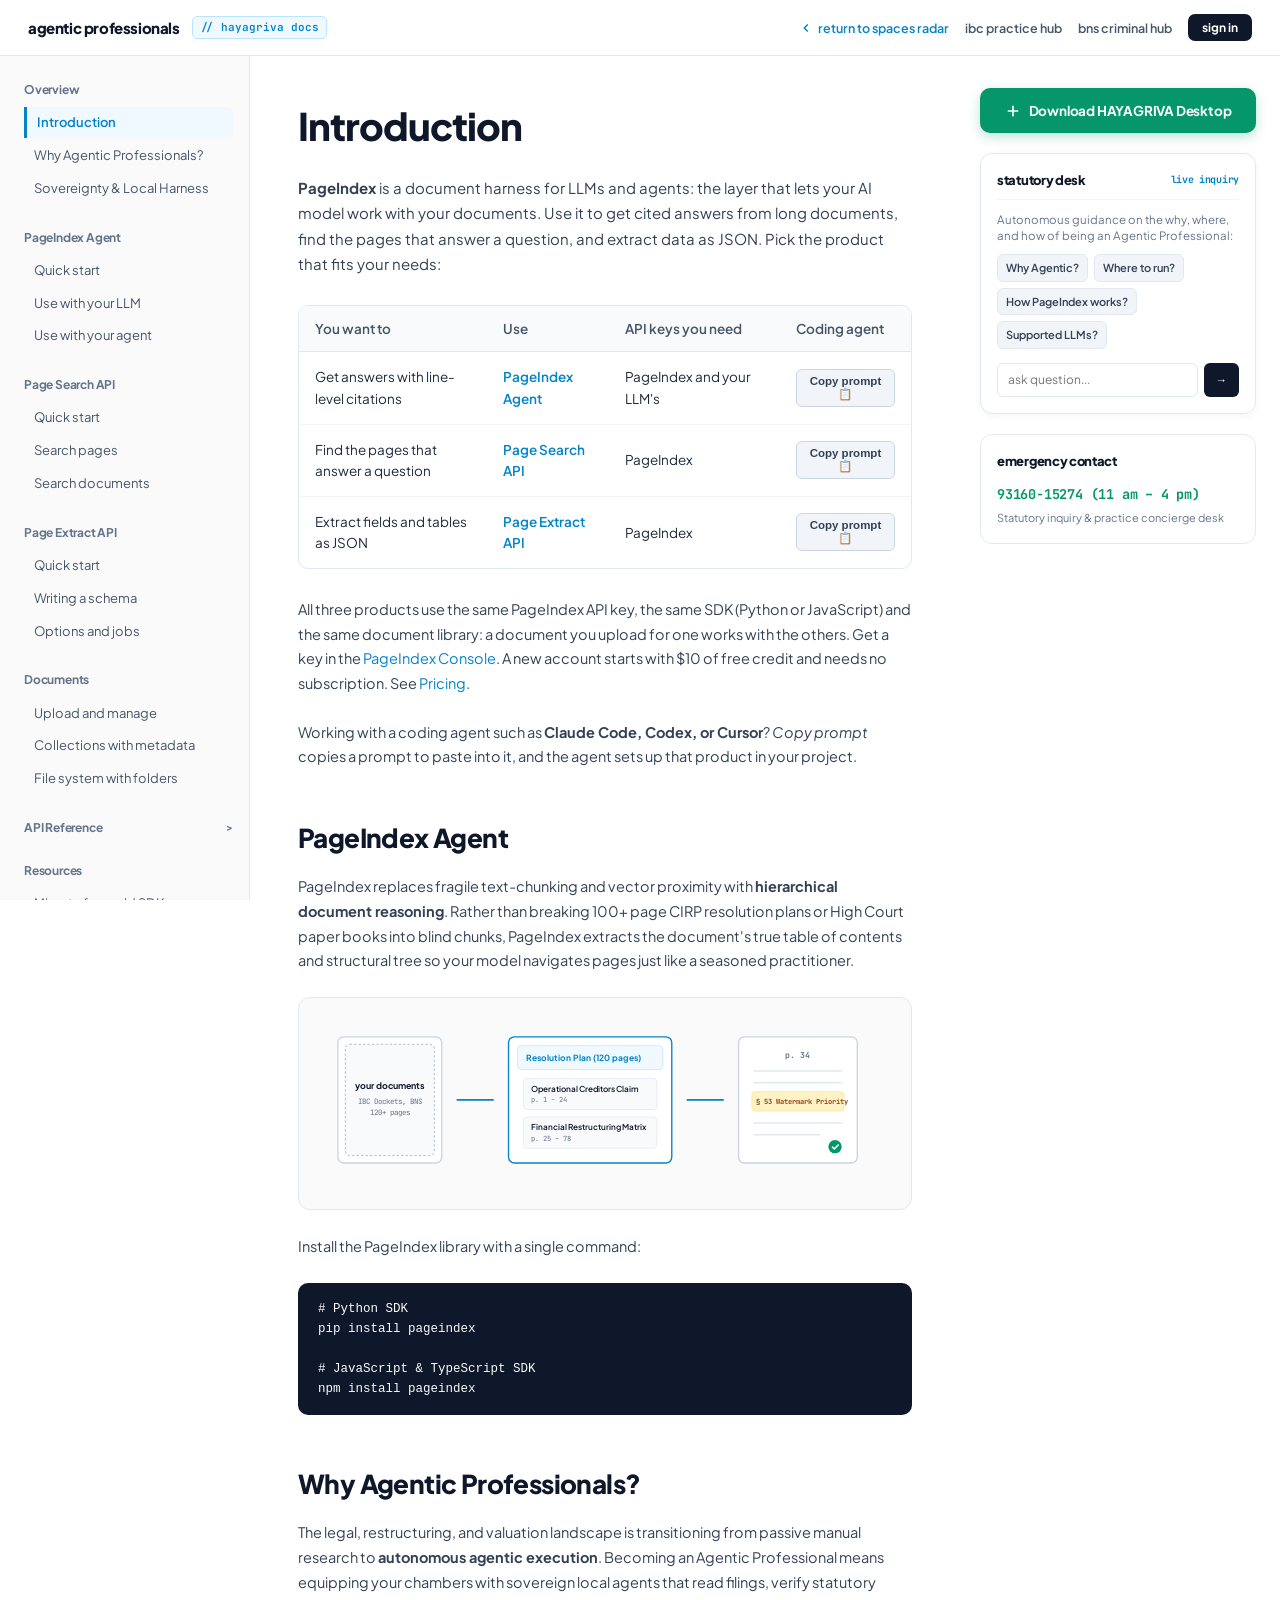
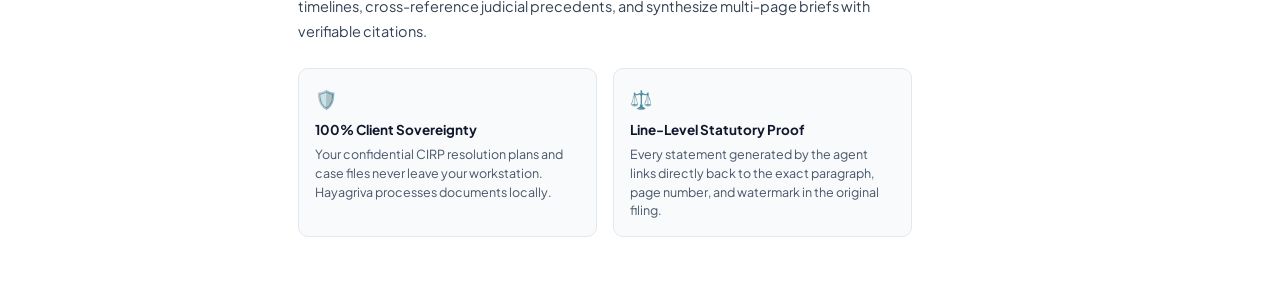
<file: public/home/docs/index.html>
<!DOCTYPE html>
<html lang="en">
<head>
  <meta charset="UTF-8" />
  <meta name="viewport" content="width=device-width, initial-scale=1.0" />
  <title>Hayagriva Documentation &amp; Desktop — PageIndex Document Harness for Agentic Professionals</title>
  <link rel="preconnect" href="https://fonts.googleapis.com" />
  <link rel="preconnect" href="https://fonts.gstatic.com" crossorigin />
  <link href="https://fonts.googleapis.com/css2?family=Plus+Jakarta+Sans:wght@400;500;600;700;800&family=JetBrains+Mono:wght@400;500;600;700&display=swap" rel="stylesheet" />

  <style>
    :root {
      --font-body: 'Plus Jakarta Sans', -apple-system, BlinkMacSystemFont, 'Segoe UI', Roboto, sans-serif;
      --font-mono: 'JetBrains Mono', ui-monospace, SFMono-Regular, Menlo, Monaco, Consolas, monospace;
      
      --slate-50: #f8fafc;
      --slate-100: #f1f5f9;
      --slate-200: #e2e8f0;
      --slate-300: #cbd5e1;
      --slate-400: #94a3b8;
      --slate-500: #64748b;
      --slate-600: #475569;
      --slate-700: #334155;
      --slate-800: #1e293b;
      --slate-900: #0f172a;

      --brand-blue: #0284c7;
      --brand-blue-hover: #0369a1;
      --brand-green: #059669;
      --brand-green-hover: #047857;
      --brand-green-light: #ecfdf5;
      --brand-green-border: #a7f3d0;
    }

    * {
      box-sizing: border-box;
      margin: 0;
      padding: 0;
    }

    body {
      font-family: var(--font-body);
      background: #ffffff;
      color: var(--slate-800);
      line-height: 1.6;
      -webkit-font-smoothing: antialiased;
      -moz-osx-font-smoothing: grayscale;
    }

    /* ─── Top Global Navigation ─── */
    .top-header {
      position: sticky;
      top: 0;
      z-index: 100;
      height: 56px;
      background: #ffffff;
      border-bottom: 1px solid var(--slate-200);
      display: flex;
      align-items: center;
      justify-content: space-between;
      padding: 0 28px;
    }

    .brand-group {
      display: flex;
      align-items: center;
      gap: 12px;
    }

    .brand-title {
      font-size: 15px;
      font-weight: 800;
      color: var(--slate-900);
      letter-spacing: -0.4px;
      text-decoration: none;
      display: flex;
      align-items: center;
      gap: 8px;
    }

    .brand-tag {
      font-family: var(--font-mono);
      font-size: 11px;
      font-weight: 600;
      color: var(--brand-blue);
      background: #f0f9ff;
      border: 1px solid #bae6fd;
      padding: 2px 7px;
      border-radius: 5px;
    }

    .header-nav-links {
      display: flex;
      align-items: center;
      gap: 16px;
    }

    .header-link {
      font-size: 12.5px;
      font-weight: 600;
      color: var(--slate-600);
      text-decoration: none;
      transition: color 0.15s;
    }

    .header-link:hover {
      color: var(--slate-900);
    }

    .header-link.back-link {
      display: flex;
      align-items: center;
      gap: 5px;
      color: var(--brand-blue);
    }

    .user-auth-badge {
      display: flex;
      align-items: center;
      gap: 8px;
    }

    .signin-button {
      background: var(--slate-900);
      color: #ffffff;
      border: none;
      font-family: inherit;
      font-size: 12px;
      font-weight: 700;
      padding: 6px 14px;
      border-radius: 7px;
      cursor: pointer;
      transition: background 0.15s;
    }

    .signin-button:hover {
      background: var(--slate-700);
    }

    /* ─── 3-Column Documentation Layout ─── */
    .docs-container {
      display: flex;
      min-height: calc(100vh - 56px);
      max-width: 1440px;
      margin: 0 auto;
    }

    /* ─── Left Column: Navigation Sidebar ─── */
    .left-sidebar {
      width: 250px;
      flex-shrink: 0;
      border-right: 1px solid var(--slate-200);
      background: #fafafa;
      padding: 24px 16px 40px 24px;
      overflow-y: auto;
      max-height: calc(100vh - 56px);
      position: sticky;
      top: 56px;
    }

    .nav-section {
      margin-bottom: 24px;
    }

    .nav-section-title {
      font-size: 12px;
      font-weight: 700;
      color: var(--slate-500);
      text-transform: capitalize;
      letter-spacing: -0.2px;
      margin-bottom: 8px;
      display: flex;
      align-items: center;
      justify-content: space-between;
    }

    .nav-items-list {
      list-style: none;
      display: flex;
      flex-direction: column;
      gap: 2px;
    }

    .nav-item-link {
      display: block;
      padding: 5px 10px;
      font-size: 13px;
      color: var(--slate-600);
      text-decoration: none;
      border-radius: 6px;
      transition: all 0.12s ease;
    }

    .nav-item-link:hover {
      color: var(--slate-900);
      background: var(--slate-100);
    }

    .nav-item-link.active {
      color: var(--brand-blue);
      background: #f0f9ff;
      font-weight: 600;
      border-left: 3px solid var(--brand-blue);
      border-radius: 0 6px 6px 0;
    }

    /* ─── Center Column: Main Content Area ─── */
    .center-content {
      flex: 1;
      padding: 40px 48px;
      max-width: 860px;
      min-width: 0;
    }

    .page-title {
      font-size: 38px;
      font-weight: 800;
      color: var(--slate-900);
      letter-spacing: -1px;
      margin-bottom: 18px;
    }

    .lead-paragraph {
      font-size: 15px;
      line-height: 1.7;
      color: var(--slate-700);
      margin-bottom: 28px;
    }

    /* Product Comparison Matrix Table */
    .product-table-wrapper {
      margin: 28px 0;
      overflow-x: auto;
      border: 1px solid var(--slate-200);
      border-radius: 10px;
    }

    .product-table {
      width: 100%;
      border-collapse: collapse;
      text-align: left;
      font-size: 13.5px;
    }

    .product-table th {
      background: var(--slate-50);
      padding: 12px 16px;
      font-weight: 600;
      color: var(--slate-600);
      border-bottom: 1px solid var(--slate-200);
      white-space: nowrap;
    }

    .product-table td {
      padding: 14px 16px;
      border-bottom: 1px solid var(--slate-100);
      vertical-align: middle;
    }

    .product-table tr:last-child td {
      border-bottom: none;
    }

    .product-table td a {
      color: var(--brand-blue);
      text-decoration: none;
      font-weight: 600;
    }

    .product-table td a:hover {
      text-decoration: underline;
    }

    .copy-prompt-btn {
      display: inline-flex;
      align-items: center;
      gap: 6px;
      background: var(--slate-100);
      border: 1px solid var(--slate-300);
      padding: 5px 10px;
      border-radius: 6px;
      font-size: 11.5px;
      font-weight: 600;
      color: var(--slate-700);
      cursor: pointer;
      transition: all 0.15s;
    }

    .copy-prompt-btn:hover {
      background: var(--slate-200);
      color: var(--slate-900);
    }

    .copy-prompt-btn.copied {
      background: #ecfdf5;
      color: #047857;
      border-color: #a7f3d0;
    }

    .docs-text-block {
      font-size: 14.5px;
      line-height: 1.7;
      color: var(--slate-700);
      margin-bottom: 24px;
    }

    .docs-text-block a {
      color: var(--brand-blue);
      text-decoration: none;
    }

    .docs-text-block a:hover {
      text-decoration: underline;
    }

    .section-heading {
      font-size: 26px;
      font-weight: 800;
      color: var(--slate-900);
      letter-spacing: -0.6px;
      margin: 40px 0 16px 0;
    }

    /* Diagram Canvas */
    .diagram-card {
      background: #fafafa;
      border: 1px solid var(--slate-200);
      border-radius: 12px;
      padding: 24px;
      margin: 24px 0;
      display: flex;
      flex-direction: column;
      align-items: center;
      justify-content: center;
    }

    .diagram-svg {
      max-width: 100%;
      height: auto;
    }

    /* Code Blocks */
    .code-container {
      background: var(--slate-900);
      border-radius: 10px;
      padding: 16px 20px;
      margin: 20px 0;
      color: #f8fafc;
      font-family: var(--font-mono);
      font-size: 12.5px;
      overflow-x: auto;
    }

    .code-container pre {
      margin: 0;
    }

    /* ─── Right Column: Action & Utility Dock ─── */
    .right-dock {
      width: 320px;
      flex-shrink: 0;
      padding: 32px 24px 40px 20px;
      display: flex;
      flex-direction: column;
      gap: 20px;
      position: sticky;
      top: 56px;
      max-height: calc(100vh - 56px);
      overflow-y: auto;
    }

    /* Download Button */
    .download-desktop-btn {
      width: 100%;
      background: var(--brand-green);
      color: #ffffff;
      border: none;
      padding: 14px 18px;
      border-radius: 10px;
      font-family: var(--font-body);
      font-size: 13.5px;
      font-weight: 700;
      letter-spacing: -0.2px;
      cursor: pointer;
      display: flex;
      align-items: center;
      justify-content: center;
      gap: 8px;
      box-shadow: 0 4px 12px rgba(5, 150, 105, 0.25);
      transition: all 0.15s ease;
    }

    .download-desktop-btn:hover {
      background: var(--brand-green-hover);
      transform: translateY(-1px);
      box-shadow: 0 6px 16px rgba(5, 150, 105, 0.35);
    }

    .download-desktop-btn:active {
      transform: translateY(0);
    }

    /* Statutory Desk Card */
    .dock-card {
      background: #ffffff;
      border: 1px solid var(--slate-200);
      border-radius: 12px;
      padding: 16px;
      box-shadow: 0 2px 8px rgba(0, 0, 0, 0.04);
    }

    .dock-card-header {
      font-size: 13px;
      font-weight: 800;
      color: var(--slate-900);
      letter-spacing: -0.3px;
      text-transform: lowercase;
      margin-bottom: 12px;
      padding-bottom: 8px;
      border-bottom: 1px solid var(--slate-100);
      display: flex;
      align-items: center;
      justify-content: space-between;
    }

    .statutory-desk-body {
      display: flex;
      flex-direction: column;
      gap: 10px;
    }

    .desk-chips-row {
      display: flex;
      flex-wrap: wrap;
      gap: 6px;
    }

    .desk-chip {
      background: var(--slate-100);
      border: 1px solid var(--slate-200);
      border-radius: 6px;
      padding: 4px 8px;
      font-size: 11px;
      font-weight: 600;
      color: var(--slate-700);
      cursor: pointer;
      transition: all 0.12s;
    }

    .desk-chip:hover {
      background: #f0f9ff;
      border-color: #bae6fd;
      color: var(--brand-blue);
    }

    .desk-input-row {
      display: flex;
      gap: 6px;
      margin-top: 4px;
    }

    .desk-input {
      flex: 1;
      height: 34px;
      border-radius: 6px;
      border: 1px solid var(--slate-200);
      padding: 0 10px;
      font-size: 12px;
      font-family: inherit;
      outline: none;
    }

    .desk-input:focus {
      border-color: var(--brand-blue);
    }

    .desk-submit-btn {
      background: var(--slate-900);
      color: #ffffff;
      border: none;
      border-radius: 6px;
      padding: 0 12px;
      font-size: 11.5px;
      font-weight: 600;
      cursor: pointer;
    }

    .desk-answer-box {
      margin-top: 8px;
      background: var(--slate-50);
      border: 1px solid var(--slate-200);
      border-radius: 8px;
      padding: 10px 12px;
      font-size: 12px;
      line-height: 1.5;
      color: var(--slate-700);
      display: none;
    }

    /* Emergency Contact Card */
    .emergency-card {
      background: #ffffff;
      border: 1px solid var(--slate-200);
      border-radius: 12px;
      padding: 16px;
    }

    .emergency-title {
      font-size: 13px;
      font-weight: 800;
      color: var(--slate-900);
      letter-spacing: -0.3px;
      text-transform: lowercase;
      margin-bottom: 12px;
    }

    .emergency-phone {
      font-family: var(--font-mono);
      font-size: 13.5px;
      font-weight: 700;
      color: var(--brand-green);
      letter-spacing: -0.2px;
      margin-bottom: 4px;
    }

    .emergency-subtext {
      font-size: 11px;
      color: var(--slate-500);
    }

    /* ─── Modal: Sign In / Registration ─── */
    .modal-overlay {
      position: fixed;
      inset: 0;
      background: rgba(15, 23, 42, 0.6);
      backdrop-filter: blur(4px);
      z-index: 1000;
      display: none;
      align-items: center;
      justify-content: center;
      padding: 20px;
    }

    .modal-card {
      background: #ffffff;
      border-radius: 16px;
      width: 100%;
      max-width: 440px;
      padding: 28px;
      box-shadow: 0 20px 40px rgba(0, 0, 0, 0.2);
      position: relative;
    }

    .modal-close-btn {
      position: absolute;
      right: 20px;
      top: 20px;
      background: none;
      border: none;
      font-size: 22px;
      color: var(--slate-400);
      cursor: pointer;
    }

    .modal-title {
      font-size: 20px;
      font-weight: 800;
      color: var(--slate-900);
      margin-bottom: 6px;
    }

    .modal-subtitle {
      font-size: 13px;
      color: var(--slate-500);
      margin-bottom: 20px;
    }

    .form-group {
      margin-bottom: 14px;
    }

    .form-label {
      display: block;
      font-size: 11.5px;
      font-weight: 600;
      color: var(--slate-700);
      margin-bottom: 5px;
      text-transform: uppercase;
      letter-spacing: 0.3px;
    }

    .form-input {
      width: 100%;
      height: 40px;
      border: 1px solid var(--slate-200);
      border-radius: 8px;
      padding: 0 12px;
      font-size: 13px;
      font-family: inherit;
      outline: none;
    }

    .form-input:focus {
      border-color: var(--brand-blue);
    }

    .modal-submit-btn {
      width: 100%;
      height: 44px;
      background: var(--brand-green);
      color: #ffffff;
      border: none;
      border-radius: 8px;
      font-size: 14px;
      font-weight: 700;
      font-family: inherit;
      cursor: pointer;
      margin-top: 8px;
      transition: background 0.15s;
    }

    .modal-submit-btn:hover {
      background: var(--brand-green-hover);
    }

    /* Toast Notification */
    .toast-pill {
      position: fixed;
      bottom: 24px;
      right: 24px;
      background: var(--slate-900);
      color: #ffffff;
      padding: 10px 18px;
      border-radius: 999px;
      font-size: 12.5px;
      font-weight: 600;
      box-shadow: 0 10px 25px rgba(0, 0, 0, 0.2);
      z-index: 2000;
      display: none;
      align-items: center;
      gap: 8px;
    }

    /* Responsive */
    @media (max-width: 1024px) {
      .docs-container {
        flex-direction: column;
      }
      .left-sidebar, .right-dock {
        width: 100%;
        max-height: none;
        position: static;
      }
      .center-content {
        padding: 30px 20px;
      }
    }
  </style>
</head>
<body>

  <!-- ─── Top Global Navigation Bar ─── -->
  <header class="top-header">
    <div class="brand-group">
      <a href="/" class="brand-title">
        <span>agentic professionals</span>
      </a>
      <span class="brand-tag">// hayagriva docs</span>
    </div>

    <div class="header-nav-links">
      <a href="/" class="header-link back-link">
        <svg viewBox="0 0 24 24" width="14" height="14" fill="none" stroke="currentColor" stroke-width="2.5"><polyline points="15 18 9 12 15 6"/></svg>
        <span>return to spaces radar</span>
      </a>
      <a href="http://localhost:3002/investors/" target="_blank" class="header-link">ibc practice hub</a>
      <a href="http://localhost:3003/criminal/" target="_blank" class="header-link">bns criminal hub</a>

      <div class="user-auth-badge" id="header-auth-container">
        <button type="button" class="signin-button" id="header-auth-btn" onclick="openAuthModal()">
          sign in
        </button>
      </div>
    </div>
  </header>

  <!-- ─── 3-Column Documentation Container ─── -->
  <div class="docs-container">

    <!-- ─── Column 1: Left Navigation Sidebar ─── -->
    <aside class="left-sidebar">
      
      <!-- Overview -->
      <div class="nav-section">
        <div class="nav-section-title">Overview</div>
        <ul class="nav-items-list">
          <li><a href="#introduction" class="nav-item-link active">Introduction</a></li>
          <li><a href="#why-agentic" class="nav-item-link">Why Agentic Professionals?</a></li>
          <li><a href="#architecture" class="nav-item-link">Sovereignty &amp; Local Harness</a></li>
        </ul>
      </div>

      <!-- PageIndex Agent -->
      <div class="nav-section">
        <div class="nav-section-title">PageIndex Agent</div>
        <ul class="nav-items-list">
          <li><a href="#pageindex-agent" class="nav-item-link">Quick start</a></li>
          <li><a href="#use-with-llm" class="nav-item-link">Use with your LLM</a></li>
          <li><a href="#use-with-agent" class="nav-item-link">Use with your agent</a></li>
        </ul>
      </div>

      <!-- Page Search API -->
      <div class="nav-section">
        <div class="nav-section-title">Page Search API</div>
        <ul class="nav-items-list">
          <li><a href="#search-quickstart" class="nav-item-link">Quick start</a></li>
          <li><a href="#search-pages" class="nav-item-link">Search pages</a></li>
          <li><a href="#search-documents" class="nav-item-link">Search documents</a></li>
        </ul>
      </div>

      <!-- Page Extract API -->
      <div class="nav-section">
        <div class="nav-section-title">Page Extract API</div>
        <ul class="nav-items-list">
          <li><a href="#extract-quickstart" class="nav-item-link">Quick start</a></li>
          <li><a href="#writing-schema" class="nav-item-link">Writing a schema</a></li>
          <li><a href="#options-jobs" class="nav-item-link">Options and jobs</a></li>
        </ul>
      </div>

      <!-- Documents -->
      <div class="nav-section">
        <div class="nav-section-title">Documents</div>
        <ul class="nav-items-list">
          <li><a href="#upload-manage" class="nav-item-link">Upload and manage</a></li>
          <li><a href="#collections" class="nav-item-link">Collections with metadata</a></li>
          <li><a href="#file-system" class="nav-item-link">File system with folders</a></li>
        </ul>
      </div>

      <!-- API Reference -->
      <div class="nav-section">
        <div class="nav-section-title">
          <span>API reference</span>
          <span style="font-size:10px;">&gt;</span>
        </div>
      </div>

      <!-- Resources -->
      <div class="nav-section">
        <div class="nav-section-title">Resources</div>
        <ul class="nav-items-list">
          <li><a href="#migrate-sdks" class="nav-item-link">Migrate from old SDKs</a></li>
          <li><a href="#changelog" class="nav-item-link">Changelog</a></li>
        </ul>
      </div>

    </aside>

    <!-- ─── Column 2: Center Main Content ─── -->
    <main class="center-content">
      
      <section id="introduction">
        <h1 class="page-title">Introduction</h1>

        <p class="lead-paragraph">
          <strong>PageIndex</strong> is a document harness for LLMs and agents: the layer that lets your AI model work with your documents. Use it to get cited answers from long documents, find the pages that answer a question, and extract data as JSON. Pick the product that fits your needs:
        </p>

        <!-- Product Matrix Table -->
        <div class="product-table-wrapper">
          <table class="product-table">
            <thead>
              <tr>
                <th>You want to</th>
                <th>Use</th>
                <th>API keys you need</th>
                <th>Coding agent</th>
              </tr>
            </thead>
            <tbody>
              <tr>
                <td>Get answers with line-level citations</td>
                <td><a href="#pageindex-agent">PageIndex Agent</a></td>
                <td>PageIndex and your LLM's</td>
                <td>
                  <button type="button" class="copy-prompt-btn" onclick="copyPrompt('agent', this)">
                    Copy prompt 📋
                  </button>
                </td>
              </tr>
              <tr>
                <td>Find the pages that answer a question</td>
                <td><a href="#search-quickstart">Page Search API</a></td>
                <td>PageIndex</td>
                <td>
                  <button type="button" class="copy-prompt-btn" onclick="copyPrompt('search', this)">
                    Copy prompt 📋
                  </button>
                </td>
              </tr>
              <tr>
                <td>Extract fields and tables as JSON</td>
                <td><a href="#extract-quickstart">Page Extract API</a></td>
                <td>PageIndex</td>
                <td>
                  <button type="button" class="copy-prompt-btn" onclick="copyPrompt('extract', this)">
                    Copy prompt 📋
                  </button>
                </td>
              </tr>
            </tbody>
          </table>
        </div>

        <p class="docs-text-block">
          All three products use the same PageIndex API key, the same SDK (Python or JavaScript) and the same document library: a document you upload for one works with the others. Get a key in the <a href="#pageindex-console">PageIndex Console</a>. A new account starts with $10 of free credit and needs no subscription. See <a href="#pricing">Pricing</a>.
        </p>

        <p class="docs-text-block">
          Working with a coding agent such as <strong>Claude Code, Codex, or Cursor</strong>? <em>Copy prompt</em> copies a prompt to paste into it, and the agent sets up that product in your project.
        </p>
      </section>

      <!-- Section: PageIndex Agent -->
      <section id="pageindex-agent" style="margin-top: 48px;">
        <h2 class="section-heading">PageIndex Agent</h2>

        <p class="docs-text-block">
          PageIndex replaces fragile text-chunking and vector proximity with <strong>hierarchical document reasoning</strong>. Rather than breaking 100+ page CIRP resolution plans or High Court paper books into blind chunks, PageIndex extracts the document's true table of contents and structural tree so your model navigates pages just like a seasoned practitioner.
        </p>

        <!-- Diagram SVG matching the uploaded drawing -->
        <div class="diagram-card">
          <svg class="diagram-svg" viewBox="0 0 760 220" width="100%" height="220" xmlns="http://www.w3.org/2000/svg">
            <!-- Box 1: Your Documents -->
            <g transform="translate(20, 20)">
              <rect x="0" y="0" width="140" height="170" rx="8" fill="#ffffff" stroke="#cbd5e1" stroke-width="1.8"/>
              <rect x="10" y="10" width="120" height="150" rx="6" fill="#f8fafc" stroke="#94a3b8" stroke-dasharray="3,3"/>
              <text x="70" y="70" text-anchor="middle" font-family="'Plus Jakarta Sans', sans-serif" font-size="12" font-weight="700" fill="#0f172a">your documents</text>
              <text x="70" y="90" text-anchor="middle" font-family="'JetBrains Mono', monospace" font-size="10" fill="#64748b">IBC Dockets, BNS</text>
              <text x="70" y="105" text-anchor="middle" font-family="'JetBrains Mono', monospace" font-size="10" fill="#64748b">120+ pages</text>
            </g>

            <!-- Arrow 1 -->
            <path d="M180 105 L230 105" stroke="#0284c7" stroke-width="2.5" fill="none" marker-end="url(#arrow)"/>
            
            <!-- Box 2: Table of Contents Tree -->
            <g transform="translate(250, 20)">
              <rect x="0" y="0" width="220" height="170" rx="8" fill="#ffffff" stroke="#0284c7" stroke-width="1.8"/>
              <rect x="12" y="12" width="196" height="32" rx="5" fill="#f0f9ff" stroke="#bae6fd"/>
              <text x="24" y="33" font-family="'Plus Jakarta Sans', sans-serif" font-size="11.5" font-weight="700" fill="#0284c7">Resolution Plan (120 pages)</text>
              
              <rect x="20" y="56" width="180" height="42" rx="5" fill="#f8fafc" stroke="#e2e8f0"/>
              <text x="30" y="74" font-family="'Plus Jakarta Sans', sans-serif" font-size="11" font-weight="600" fill="#0f172a">Operational Creditors Claim</text>
              <text x="30" y="88" font-family="'JetBrains Mono', monospace" font-size="9.5" fill="#64748b">p. 1 – 24</text>
              
              <rect x="20" y="108" width="180" height="42" rx="5" fill="#f8fafc" stroke="#e2e8f0"/>
              <text x="30" y="126" font-family="'Plus Jakarta Sans', sans-serif" font-size="11" font-weight="600" fill="#0f172a">Financial Restructuring Matrix</text>
              <text x="30" y="140" font-family="'JetBrains Mono', monospace" font-size="9.5" fill="#64748b">p. 25 – 78</text>
            </g>

            <!-- Arrow 2 -->
            <path d="M490 105 L540 105" stroke="#0284c7" stroke-width="2.5" fill="none"/>

            <!-- Box 3: Page with Line Citations -->
            <g transform="translate(560, 20)">
              <rect x="0" y="0" width="160" height="170" rx="8" fill="#ffffff" stroke="#cbd5e1" stroke-width="1.8"/>
              <text x="80" y="28" text-anchor="middle" font-family="'JetBrains Mono', monospace" font-size="11" font-weight="700" fill="#64748b">p. 34</text>
              <line x1="20" y1="46" x2="140" y2="46" stroke="#e2e8f0" stroke-width="2"/>
              <line x1="20" y1="62" x2="140" y2="62" stroke="#e2e8f0" stroke-width="2"/>
              <!-- Highlighted citation area -->
              <rect x="18" y="74" width="124" height="26" rx="4" fill="#fef3c7" stroke="#fde68a"/>
              <text x="24" y="91" font-family="'JetBrains Mono', monospace" font-size="9.5" font-weight="700" fill="#92400e">&sect; 53 Watermark Priority</text>
              <line x1="20" y1="116" x2="140" y2="116" stroke="#e2e8f0" stroke-width="2"/>
              <line x1="20" y1="132" x2="110" y2="132" stroke="#e2e8f0" stroke-width="2"/>
              <!-- Green verified tick -->
              <circle cx="130" cy="148" r="9" fill="#059669"/>
              <path d="M126 148 L129 151 L135 145" stroke="#ffffff" stroke-width="2" fill="none"/>
            </g>
          </svg>
        </div>

        <p class="docs-text-block">
          Install the PageIndex library with a single command:
        </p>

        <div class="code-container">
          <pre><code># Python SDK
pip install pageindex

# JavaScript & TypeScript SDK
npm install pageindex</code></pre>
        </div>
      </section>

      <!-- Section: Why Agentic Professionals? -->
      <section id="why-agentic" style="margin-top: 48px;">
        <h2 class="section-heading">Why Agentic Professionals?</h2>
        
        <p class="docs-text-block">
          The legal, restructuring, and valuation landscape is transitioning from passive manual research to <strong>autonomous agentic execution</strong>. Becoming an Agentic Professional means equipping your chambers with sovereign local agents that read filings, verify statutory timelines, cross-reference judicial precedents, and synthesize multi-page briefs with verifiable citations.
        </p>

        <div style="display:grid;grid-template-columns:1fr 1fr;gap:16px;margin:24px 0;">
          <div style="background:#f8fafc;border:1px solid #e2e8f0;border-radius:10px;padding:16px;">
            <div style="font-size:18px;margin-bottom:6px;">🛡️</div>
            <strong style="font-size:13.5px;color:#0f172a;display:block;margin-bottom:4px;">100% Client Sovereignty</strong>
            <p style="font-size:12.5px;color:#475569;line-height:1.5;">Your confidential CIRP resolution plans and case files never leave your workstation. Hayagriva processes documents locally.</p>
          </div>
          <div style="background:#f8fafc;border:1px solid #e2e8f0;border-radius:10px;padding:16px;">
            <div style="font-size:18px;margin-bottom:6px;">⚖️</div>
            <strong style="font-size:13.5px;color:#0f172a;display:block;margin-bottom:4px;">Line-Level Statutory Proof</strong>
            <p style="font-size:12.5px;color:#475569;line-height:1.5;">Every statement generated by the agent links directly back to the exact paragraph, page number, and watermark in the original filing.</p>
          </div>
        </div>
      </section>

    </main>

    <!-- ─── Column 3: Right Action & Utility Dock ─── -->
    <aside class="right-dock">

      <!-- Top CTA: Download HAYAGRIVA Desktop Button -->
      <button type="button" class="download-desktop-btn" id="download-desktop-cta" onclick="handleDesktopDownload()">
        <svg viewBox="0 0 24 24" width="16" height="16" fill="none" stroke="currentColor" stroke-width="2.5" stroke-linecap="round" stroke-linejoin="round">
          <line x1="12" y1="5" x2="12" y2="19"/>
          <line x1="5" y1="12" x2="19" y2="12"/>
        </svg>
        <span>Download HAYAGRIVA Desktop</span>
      </button>

      <!-- Statutory Desk Card -->
      <div class="dock-card">
        <div class="dock-card-header">
          <span>statutory desk</span>
          <span style="font-size:10px;font-family:var(--font-mono);color:var(--brand-blue);font-weight:700;">LIVE INQUIRY</span>
        </div>
        <div class="statutory-desk-body">
          <p style="font-size:11.5px;color:var(--slate-500);line-height:1.4;">
            Autonomous guidance on the why, where, and how of being an Agentic Professional:
          </p>
          
          <div class="desk-chips-row">
            <span class="desk-chip" onclick="askStatutoryDesk('Why become an Agentic Professional?')">Why Agentic?</span>
            <span class="desk-chip" onclick="askStatutoryDesk('Where do I run Hayagriva Desktop?')">Where to run?</span>
            <span class="desk-chip" onclick="askStatutoryDesk('How does PageIndex reason over documents?')">How PageIndex works?</span>
            <span class="desk-chip" onclick="askStatutoryDesk('Which local LLMs are supported?')">Supported LLMs?</span>
          </div>

          <div class="desk-input-row">
            <input type="text" id="statutory-inquiry-input" class="desk-input" placeholder="ask question..." onkeydown="if(event.key==='Enter') submitStatutoryInquiry()" />
            <button type="button" class="desk-submit-btn" onclick="submitStatutoryInquiry()">&rarr;</button>
          </div>

          <div class="desk-answer-box" id="statutory-desk-answer"></div>
        </div>
      </div>

      <!-- Emergency Contact Card -->
      <div class="emergency-card">
        <div class="emergency-title">emergency contact</div>
        <div class="emergency-phone">93160-15274 (11 am – 4 pm)</div>
        <div class="emergency-subtext">Statutory inquiry &amp; practice concierge desk</div>
      </div>

    </aside>

  </div>

  <!-- ─── Authentication / Registration Modal ─── -->
  <div class="modal-overlay" id="auth-modal">
    <div class="modal-card">
      <button type="button" class="modal-close-btn" onclick="closeAuthModal()">&times;</button>
      <h3 class="modal-title">Sign In / Register</h3>
      <p class="modal-subtitle">Register your practitioner credentials to download Hayagriva Desktop.</p>

      <form onsubmit="handleAuthSubmit(event)">
        <div class="form-group">
          <label class="form-label">Full Name / Practice Chamber</label>
          <input type="text" id="auth-name" class="form-input" placeholder="e.g. Adv. Sanjay Kumar Gupta" required />
        </div>
        <div class="form-group">
          <label class="form-label">Official Email</label>
          <input type="email" id="auth-email" class="form-input" placeholder="practitioner@chambers.in" required />
        </div>
        <div class="form-group">
          <label class="form-label">Practicing Domain</label>
          <select id="auth-domain" class="form-input" style="height:40px;background:#fff;">
            <option value="Insolvency Professional (IP)">Insolvency Professional (IP)</option>
            <option value="Advocate / Counsel">Advocate / Counsel</option>
            <option value="Registered Valuer">Registered Valuer</option>
            <option value="Forensic Expert">Forensic Expert</option>
          </select>
        </div>
        <button type="submit" class="modal-submit-btn">
          Verify &amp; Download Desktop App &rarr;
        </button>
      </form>
    </div>
  </div>

  <!-- Toast Notification Pill -->
  <div class="toast-pill" id="toast-pill"></div>

  <!-- ─── Interactive JavaScript ─── -->
  <script>
    // ─── 1. Authentication State ───
    function getAuthenticatedUser() {
      try {
        const stored = localStorage.getItem('agentic_user');
        return stored ? JSON.parse(stored) : null;
      } catch (e) {
        return null;
      }
    }

    function updateAuthHeader() {
      const user = getAuthenticatedUser();
      const container = document.getElementById('header-auth-container');
      if (!container) return;

      if (user) {
        container.innerHTML = `
          <div style="display:flex;align-items:center;gap:8px;">
            <span style="font-size:12px;font-family:var(--font-mono);color:#059669;font-weight:700;">● ${escapeHTML(user.name.split(' ')[0])}</span>
            <button type="button" onclick="logoutUser()" style="background:none;border:none;color:#94a3b8;font-size:11px;cursor:pointer;text-decoration:underline;">sign out</button>
          </div>
        `;
      } else {
        container.innerHTML = `
          <button type="button" class="signin-button" onclick="openAuthModal()">
            sign in
          </button>
        `;
      }
    }

    function openAuthModal() {
      const modal = document.getElementById('auth-modal');
      if (modal) modal.style.display = 'flex';
    }

    function closeAuthModal() {
      const modal = document.getElementById('auth-modal');
      if (modal) modal.style.display = 'none';
    }

    function handleAuthSubmit(e) {
      e.preventDefault();
      const name = document.getElementById('auth-name').value.trim();
      const email = document.getElementById('auth-email').value.trim();
      const domain = document.getElementById('auth-domain').value;

      const user = { name, email, domain, loggedInAt: new Date().toISOString() };
      localStorage.setItem('agentic_user', JSON.stringify(user));

      closeAuthModal();
      updateAuthHeader();
      showToast(`Welcome ${name}! Starting Hayagriva Desktop download...`);

      // Trigger download immediately
      triggerDMGDownload();
    }

    function logoutUser() {
      localStorage.removeItem('agentic_user');
      updateAuthHeader();
      showToast('Signed out of practitioner session.');
    }

    // ─── 2. Desktop App Download Handler ───
    function handleDesktopDownload() {
      const user = getAuthenticatedUser();
      if (!user) {
        openAuthModal();
        showToast('Please sign in to download Hayagriva Desktop.');
      } else {
        showToast('Starting download of Hayagriva Desktop v1.0.0 (DMG)...');
        triggerDMGDownload();
      }
    }

    function triggerDMGDownload() {
      const link = document.createElement('a');
      link.href = '/downloads/Hayagriva-Desktop-Setup-v1.0.0.dmg';
      link.download = 'Hayagriva-Desktop-Setup-v1.0.0.dmg';
      document.body.appendChild(link);
      link.click();
      document.body.removeChild(link);
    }

    // ─── 3. Copy Prompt Functionality ───
    const PROMPT_TEMPLATES = {
      agent: `Set up PageIndex Agent in my project. I want to pass long documents (such as legal briefs, CIRP resolution plans, or annual reports) to my LLM and get verified answers with exact line-level page citations without chunking.`,
      search: `Set up Page Search API using the PageIndex SDK. I want to submit natural language queries over uploaded legal dockets and instantly receive the exact page numbers that contain relevant statutory evidence.`,
      extract: `Set up Page Extract API using the PageIndex SDK. I want to define a strict JSON schema for IBC creditor claims or BNS evidentiary facts and extract structured tables directly out of raw PDF dockets.`
    };

    function copyPrompt(key, btn) {
      const text = PROMPT_TEMPLATES[key] || '';
      navigator.clipboard.writeText(text).then(() => {
        const originalText = btn.innerHTML;
        btn.innerHTML = 'Copied! ✓';
        btn.classList.add('copied');
        showToast('Prompt copied to clipboard!');
        setTimeout(() => {
          btn.innerHTML = originalText;
          btn.classList.remove('copied');
        }, 2000);
      }).catch(err => {
        showToast('Could not copy to clipboard.');
      });
    }

    // ─── 4. Statutory Desk Interactive Q&A ───
    const KNOWLEDGE_BASE = {
      'why': `<strong>Why become an Agentic Professional?</strong><br>Autonomous AI agents reduce 40+ hours of paper-book discovery down to seconds. With Hayagriva, your reasoning is sovereign: client data never leaves your workstation, and every finding is backed by line-level statutory citations under IBC 2016 and BNS 2023.`,
      'where': `<strong>Where do I run Hayagriva Desktop?</strong><br>Hayagriva runs locally on your workstation (macOS / Linux / Windows) as an air-gapped sovereign harness. It binds with your local Ollama or vLLM models or private API endpoints.`,
      'how': `<strong>How does PageIndex reason over documents?</strong><br>Unlike vector databases that break PDFs into arbitrary 500-word chunks, PageIndex maps the true hierarchical Table of Contents (ToC) of long documents. The LLM navigates the outline tree just like a human lawyer.`,
      'supported': `<strong>Which LLMs are supported?</strong><br>Hayagriva supports all major model backends: local models via Ollama (Llama-3, DeepSeek-R1, Mistral, Qwen) as well as API endpoints from Anthropic Claude, OpenAI, and Google Gemini.`
    };

    function askStatutoryDesk(question) {
      const input = document.getElementById('statutory-inquiry-input');
      if (input) input.value = question;
      submitStatutoryInquiry();
    }

    function submitStatutoryInquiry() {
      const input = document.getElementById('statutory-inquiry-input');
      const answerBox = document.getElementById('statutory-desk-answer');
      if (!input || !answerBox) return;

      const q = input.value.toLowerCase().trim();
      if (!q) return;

      let answer = '';
      if (q.includes('why') || q.includes('benefit') || q.includes('advantage')) {
        answer = KNOWLEDGE_BASE['why'];
      } else if (q.includes('where') || q.includes('desktop') || q.includes('run') || q.includes('install')) {
        answer = KNOWLEDGE_BASE['where'];
      } else if (q.includes('how') || q.includes('pageindex') || q.includes('vector') || q.includes('chunk')) {
        answer = KNOWLEDGE_BASE['how'];
      } else if (q.includes('llm') || q.includes('model') || q.includes('ollama') || q.includes('claude')) {
        answer = KNOWLEDGE_BASE['supported'];
      } else {
        answer = `<strong>Statutory Desk Response:</strong><br>Practicing as an Agentic Professional connects your chambers to sovereign document reasoning, verifiable dockets, and local PageIndex execution. Download Hayagriva Desktop or call our emergency desk at <strong>93160-15274</strong>.`;
      }

      answerBox.innerHTML = answer;
      answerBox.style.display = 'block';
    }

    // ─── 5. Toast Notifications ───
    function showToast(msg) {
      const toast = document.getElementById('toast-pill');
      if (!toast) return;
      toast.textContent = msg;
      toast.style.display = 'flex';
      setTimeout(() => {
        toast.style.display = 'none';
      }, 3500);
    }

    function escapeHTML(str) {
      if (!str) return '';
      return String(str)
        .replace(/&/g, '&amp;')
        .replace(/</g, '&lt;')
        .replace(/>/g, '&gt;')
        .replace(/"/g, '&quot;')
        .replace(/'/g, '&#39;');
    }

    // Initialize state on page load
    document.addEventListener('DOMContentLoaded', () => {
      updateAuthHeader();
    });
  </script>
</body>
</html>
</file>
